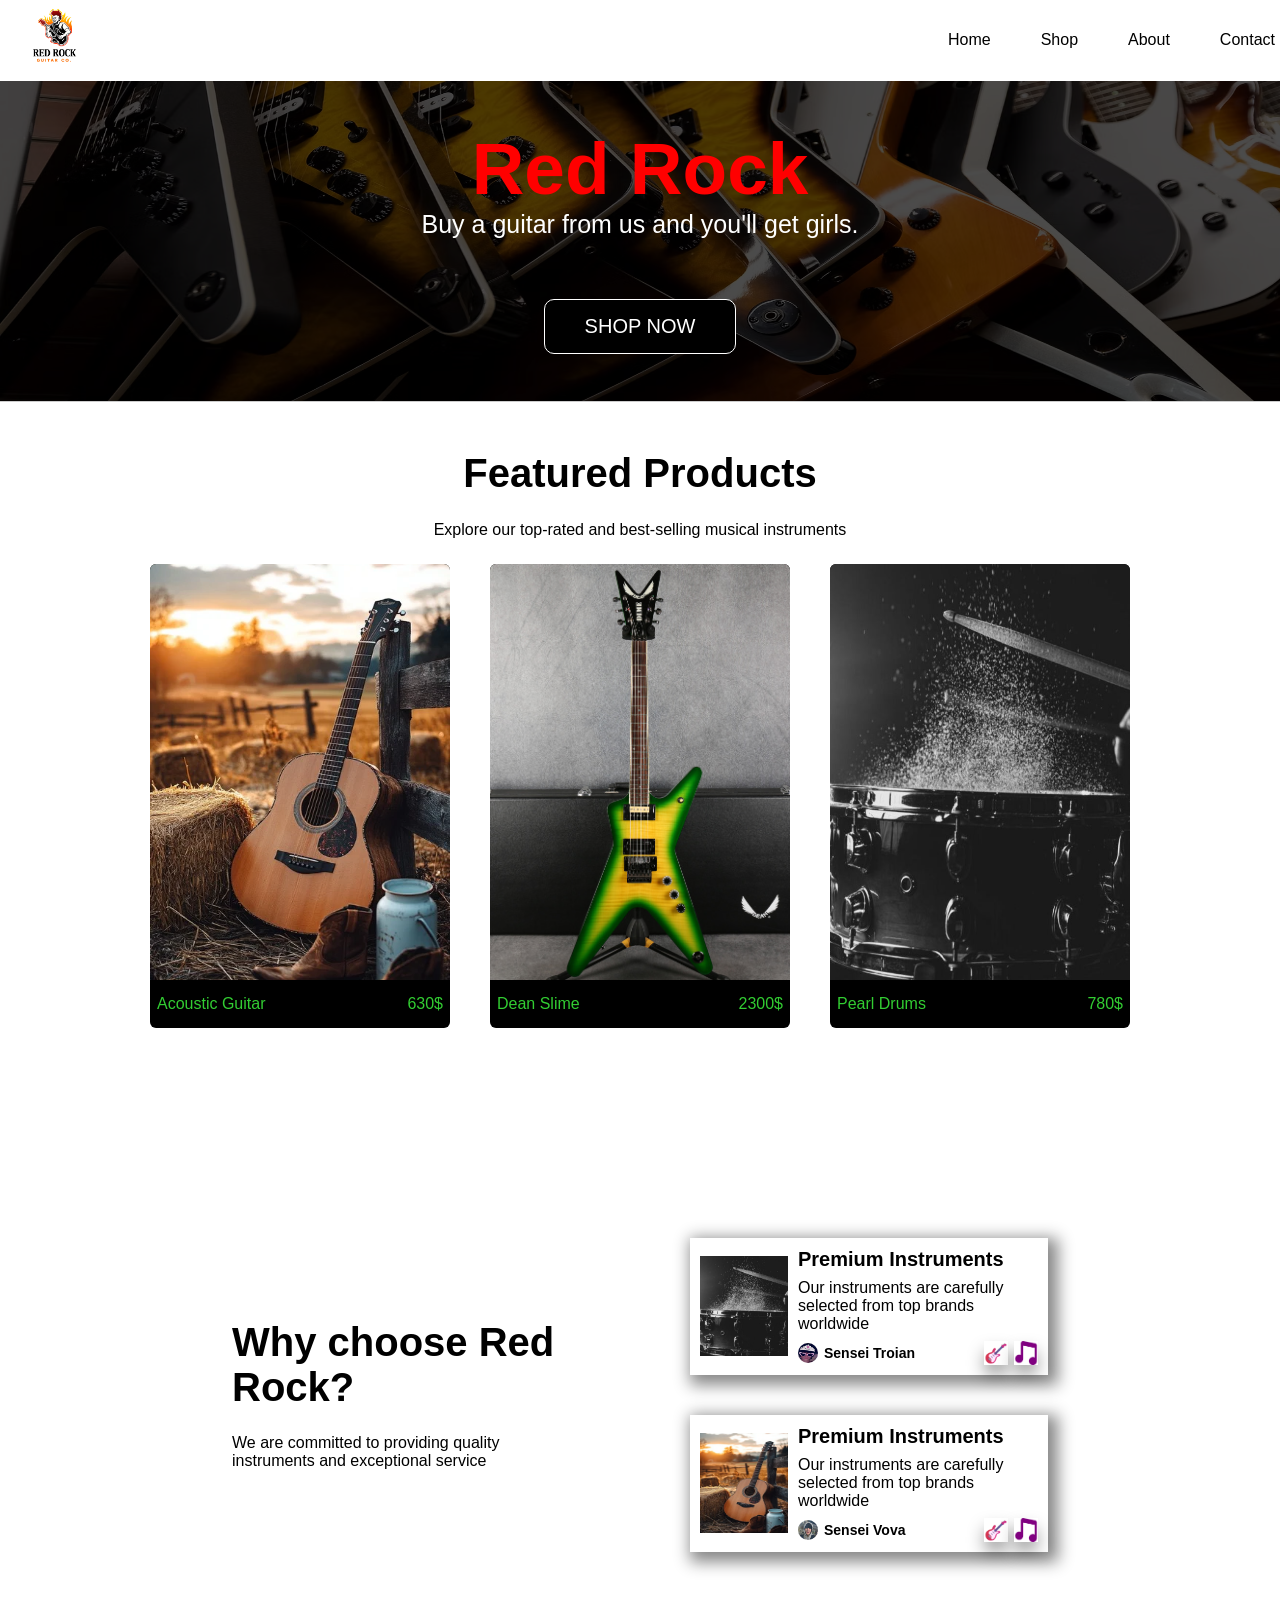
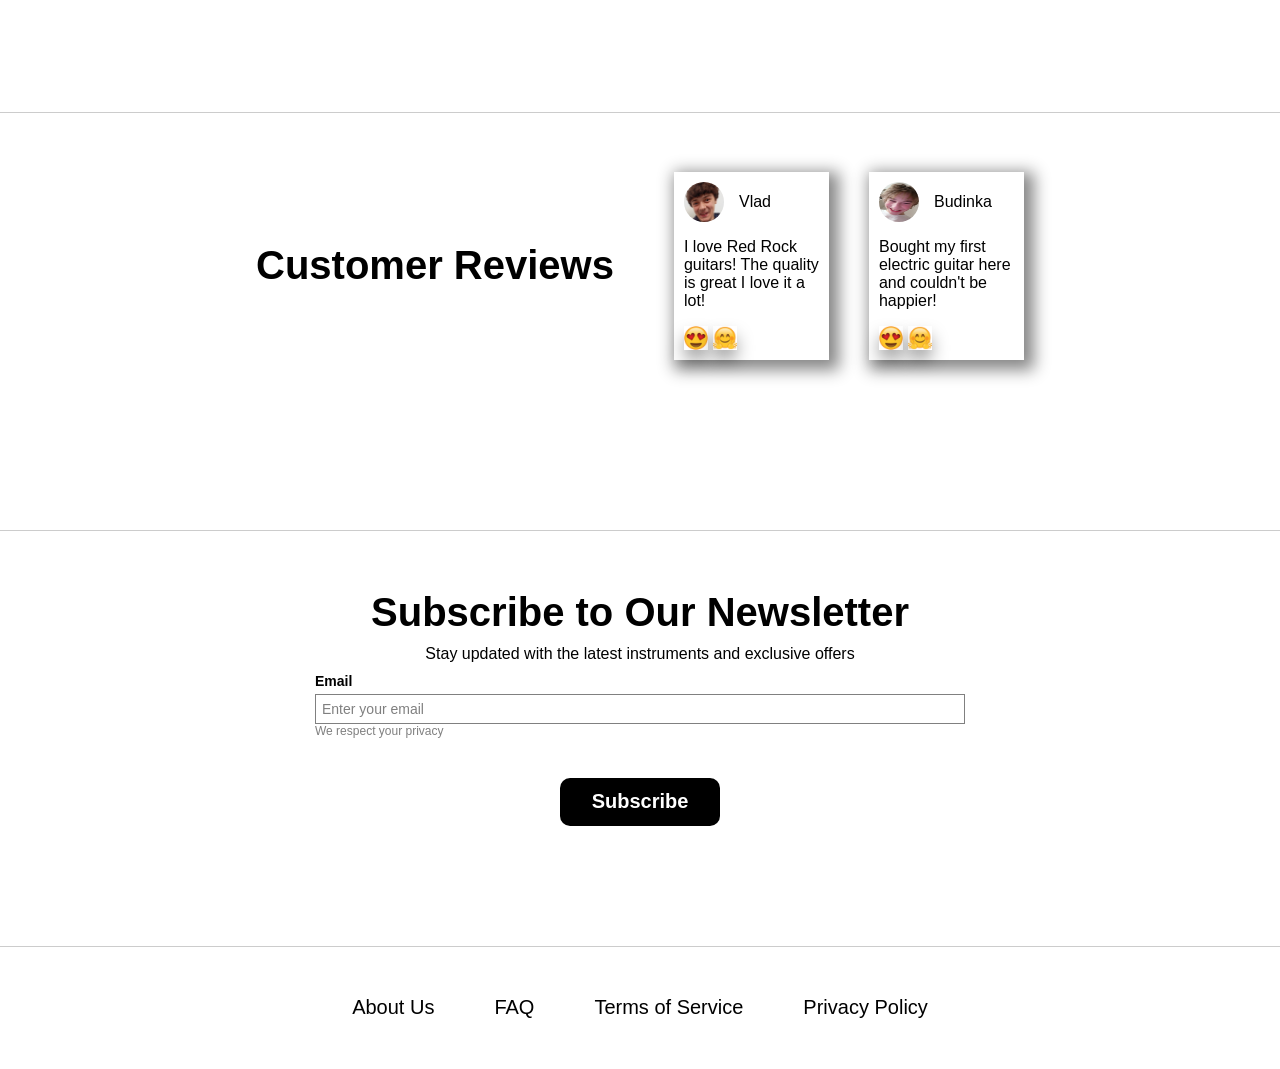
<file: index.html>
<!DOCTYPE html>
<html>

<head>
    <meta charset="UTF-8">
    <link rel="stylesheet" href="website/website.css">
</head>

<body>
<div class="header">
    <div class="logo">
        <img src="website/logo.png" alt="logo missing">
    </div>
    <div class="menu">
        <div>Home</div>
        <div>Shop</div>
        <div>About</div>
        <div>Contact</div>
    </div>
</div>

<div class="hero">
    <img src="website/bckg.png" alt="nui">
    <div class="black"></div>
    <div class="ContainerText">
        <div class="title">
            Red Rock
        </div>
        <div class="subtitle">
            Buy a guitar from us and you'll get girls.
        </div>
        <div class="button">
            SHOP NOW
        </div>
    </div>
</div>

<div class="cards">
    <div class="borter1"></div>
    <div class="featured">Featured Products</div>
    <div class="featured1">Explore our top-rated and best-selling musical instruments</div>
    <div class="producte">
        <div class="card">
            <div>
                <img class="boom" src="website/acousstic-gguitar.png" alt="NUI">
            </div>
            <div class="detali">
                <div>Acoustic Guitar</div>
                <div>630$</div>
            </div>
        </div>
        <div class="card">
            <div>
                <img class="boom" src="website/DeanSlime.png" alt="NUI">
            </div>
            <div class="detali">
                <div>Dean Slime</div>
                <div>2300$</div>
            </div>
        </div>
        <div class="card">
            <div>
                <img class="boom" src="website/tobe.png" alt="NUI">
            </div>
            <div class="detali">
                <div>Pearl Drums</div>
                <div>780$</div>
            </div>
        </div>
    </div>
</div>

<div class="choose_red">
    <div class="left">
        <div class="up">Why choose Red Rock?</div>
        <div class="down">We are committed to providing quality instruments and exceptional service</div>
    </div>
    <div class="right">
        <div class="up_img">
            <img src="website/tobe.png" alt="">
            <div class="down_img_text">
                <div class="instr">Premium Instruments</div>
                <div class="desc">Our instruments are carefully selected from top brands worldwide</div>
                <div class="container_name">
                    <div class="container_lafel">
                        <img class="man" src="website/troian.png" alt="">
                        <div class="staff">Sensei Troian</div>
                    </div>
                    <div class="container_lafel">
                        <img class="icon" src="website/guitr.png" alt="">
                        <img class="icon" src="website/nota.png" alt="">
                    </div>
                </div>
            </div>
        </div>
        <div class="up_img">
            <img src="website/acousstic-gguitar.png" alt="">
            <div class="down_img_text">
                <div class="instr">Premium Instruments</div>
                <div class="desc">Our instruments are carefully selected from top brands worldwide</div>
                <div class="container_name">
                    <div class="container_lafel">
                        <img class="man" src="website/namiok2.png" alt="">
                        <div class="staff">Sensei Vova</div>
                    </div>
                    <div class="container_lafel">
                        <img class="icon" src="website/guitr.png" alt="">
                        <img class="icon" src="website/nota.png" alt="">
                    </div>
                </div>
            </div>
        </div>
    </div>
</div>

<div class="Customer_review">

    <div class="borter"></div>
    <div class="review">
        Customer Reviews
    </div>
    <div class="review_text">
        <div class="review_text2">
            <div class="review_text3"    >
                <div>
                    <img class="budinka" src="website/Vlad.jpg" alt="">
                </div>
                <div>Vlad</div>
            </div>
            <div class="text55">I love Red Rock guitars! The quality is great I love it a lot!</div>
            <div class="emoji">
                <img class="emm" src="website/Heart_Eyes_Emoji_large.webp" alt="">
                <img class="emm" src="website/Hugging_Face_Emoji_2028ce8b-c213-4d45-94aa-21e1a0842b4d_large.webp" alt="">
            </div>
        </div>
        <div class="review_text2">
            <div class="review_text3"    >
                <div>
                    <img class="budinka" src="website/budinka.jpg" alt="">
                </div>
                <div>Budinka</div>
            </div>
            <div class="text55">Bought my first electric guitar here and couldn't be happier!</div>
            <div class="emoji">
                <img class="emm" src="website/Heart_Eyes_Emoji_large.webp" alt="">
                <img class="emm" src="website/Hugging_Face_Emoji_2028ce8b-c213-4d45-94aa-21e1a0842b4d_large.webp" alt="">
            </div>
        </div>
    </div>
</div>

<div class="email">
    <div class="borter4"></div>
    <div  class="subscribe">Subscribe to Our Newsletter</div>
    <div class="update">Stay updated with the latest instruments and exclusive offers</div>
    <div class="mult">
        <label class="email1" for="emailInput">Email</label>
        <input id="emailInput" class="entergm" type="email" placeholder="Enter your email">
        <div class="privacy">We respect your privacy</div>
        <div class="subsc black1 ">Subscribe</div>
    </div>
</div>

<div class="footer">
    <div class="borter6"></div>
    <div>About Us</div>
    <div>FAQ</div>
    <div>Terms of Service</div>
    <div>Privacy Policy</div>
</div>


</body>



</html>
</file>
<file: website/website.css>
*, *::before, *::after{
    box-sizing: border-box;
}
body{
    margin: 0;
    background: white;
    font-family: 'Roboto', Arial, sans-serif;
    overflow-x: hidden;
}

.header{
    padding: 5px;
    font-size: 16px;
    display: flex;
    align-items: center;
    justify-content: space-between;
    flex-direction: row;


}

.menu{
    display: flex;
    flex-direction: row;
    gap: 50px;

}

.logo img{
    height: auto;
    width: 100px;
}

.hero{
    position: relative;
    background: black;
    width: 100%;
    height: auto;
}

.hero img{
    display: block;
    width: 100%;
    height: 320px;
}

.black{
    position: absolute;
    inset: 0;
    background: rgba(0, 0, 0, 0.7);
}
.title{
    position: relative;
    color: red;
    z-index: 10;
    font-size: 73px;
    font-weight: bold;
}

.subtitle{
    position: relative;
    z-index: 10;
    color: white;
    font-size: 25px;
}

.ContainerText{
    position: absolute;
    inset: 0;
    display: flex;
    flex-direction: column;
    justify-content: center;
    align-items: center;

}
.button{
    position: relative;
    z-index: 10;
    color: white;
    display: flex;
    justify-content: center;
    align-items: center;
    background: black;
    font-size: 20px;
    padding: 15px 40px;
    border-radius: 10px;
    margin-top: 60px;
    border: solid 1px white;
    cursor: pointer;
}
.cards{
    position: relative;
    display: flex;
    flex-direction: column;
    justify-content: center;
    align-items: center;
    gap: 25px;
    padding: 50px 30px;

}
.featured{
    font-size: 40px;
    font-weight: bold;
}
.featured1{
    font-size: 16px;
}
.producte{
    display: flex;
    flex-direction: row;
    gap: 40px;
    justify-content: center;
    align-items: center;

}
.card{
    display: flex;
    flex-direction: column;
    background: black;
    border-radius: 6px;
    overflow: hidden;
    transition: transform .6s ease, box-shadow .6s ease;

}
.boom{
    width: 300px;
    height: 416px;
    display: block;

}
.detali{
    display: flex;
    flex-direction: row;
    color: limegreen;
    justify-content: space-between;
    padding: 15px 7px;
}
.card:hover{
    transform: translateY(-5px)scale(1.01);
}
.choose_red{
    display: flex;
    flex-direction: row;
    align-items: center;
    gap: 100px;
    justify-content: center;
    padding: 60px 170px;
    margin: 100px 0;
}
.up{
    font-weight: bold;
    font-size: 40px;
    font-family: 'Roboto', Arial, sans-serif;
}
.down{
    font-size: 16px;
    font-family: 'Roboto', Arial, sans-serif;
    width: 354px;
}
.right{
    display: flex;
    flex-direction: column;
    justify-content: center;
    align-items: center;
    gap: 40px;
    width: 358px;
    background: white;

}
.up_img{
    display: flex;
    flex-direction: row;
    justify-content: center;
    align-items: center;
    gap: 10px;
    box-shadow: 5px 5px 15px 5px #888888;
    padding: 10px;
}
.down_img_text{
    display: flex;
    flex-direction: column;
    justify-content: center;
    gap: 8px;
}
.instr{
    font-size: 20px;
    font-weight: bold;
    font-family: 'Roboto', Arial, sans-serif;
}
.desc{
    font-size: 16px;
    font-family: 'Roboto', Arial, sans-serif;
}
.container_lafel{
    display: flex;
    gap: 6px;
    align-items: center;
    flex-direction: row;
}
.up_img img{
    height: 100px;
    width: 88px;
    flex-shrink: 0;
}
.man{
    border-radius: 50%;
    width: 20px!important;
    height: 20px!important;
}
.staff{
    font-size: 14px;
    font-weight: bold;
}
.icon{
    width: 24px!important;
    height: 24px!important;
    box-shadow: 0 10px 20px -5px black!important;

}
.container_name{
    display: flex;
    flex-direction: row;
    justify-content: space-between;
    align-items: center;
    width: 100%;
}
.left{
    width: 358px;
    display: flex;
    gap: 24px;
    flex-direction: column;
}
.review{
    font-size: 40px;
    font-weight: bold;
}
.Customer_review{
    position: relative;
    display: flex;
    flex-direction: row;
    justify-content: center;
    align-items: center;
    padding: 60px 170px;
    gap: 60px;
}
.review_text{
    display: flex;
    flex-direction: row;
    gap: 40px;

}
.budinka{
    display: flex;
    height: 40px;
    width: 40px;
    border-radius: 50%;
}
.text55{
    font-size: 16px;
    width: 135px;
}
.emoji{
    display: flex;
    flex-direction: row;
    gap: 5px;
}
.emm{
    height: 24px;
    width: 24px;
    box-shadow: 0 10px 20px -5px black!important;
}
.review_text2{
    display: flex;
    box-shadow: 5px 5px 15px 5px #888888;
    padding: 10px;
    flex-direction: column;
    gap: 16px;
}
.review_text3{
    display: flex;
    flex-direction: row;
    align-items: center;
    gap: 15px;
}
.borter,
.borter1,
.borter2,
.borter4,
.borter6{
    position: absolute;
    top: 0;
    left: 0;
    width: 100%;
    height: 0;
    border: none;
    border-top: 1px solid rgba(0, 0, 0, 0.2);
    margin: 0;
}
.email{
    position: relative;
    display: flex;
    flex-direction: column;
    margin-top: 110px;
    padding: 60px 0;
    gap: 10px;
    justify-content: center;
}
.subscribe{
    display: flex;
    font-weight: bold;
    font-size: 40px;
    padding: 0px 100px;
    place-content: center;

}
.update{
    display: flex;
    font-size: 16px;
    place-content: center;
}
.email1{
    align-self: center;
    width: 650px;
    font-weight: bold;
    font-size: 14px;
}
.entergm{
    align-self: center;
    width: 650px;
    font-size: 14px;
    color: black;
    border: grey solid 1px;
    padding: 6px;
    margin-top: 5px;
    box-sizing: border-box;
    font-family: inherit;
    background: white;
    outline: none;
}
.entergm::placeholder{
    color: rgba(0, 0, 0, 0.5);
}
.entergm:focus{
    border-color: #555;
}
.subsc{
    display: flex;
    font-size: 16px;
    font-weight: bold;
    color: red;
}
.black1{
    color: white;
    display: flex;
    justify-content: center;
    align-items: center;
    background: black;
    font-size: 20px;
    border-radius: 10px;
    margin-top: 40px;
    width: 160px;
    height: 48px;
    cursor: pointer;
}
.mult{
    display: flex;
    justify-content: center;
    align-items: center;
    flex-direction: column;
    place-content: center;
}
.privacy{
    align-self: center;
    width: 650px;
    font-size: 12px;
    color: rgba(0, 0, 0, 0.5);
}

.footer{
    position: relative;
    display: flex;
    flex-direction: row;
    justify-content: center;
    gap: 60px;
    margin-top: 60px;
    padding: 50px 0;
    font-weight: 400;
    font-size: 20px;
}
</file>
